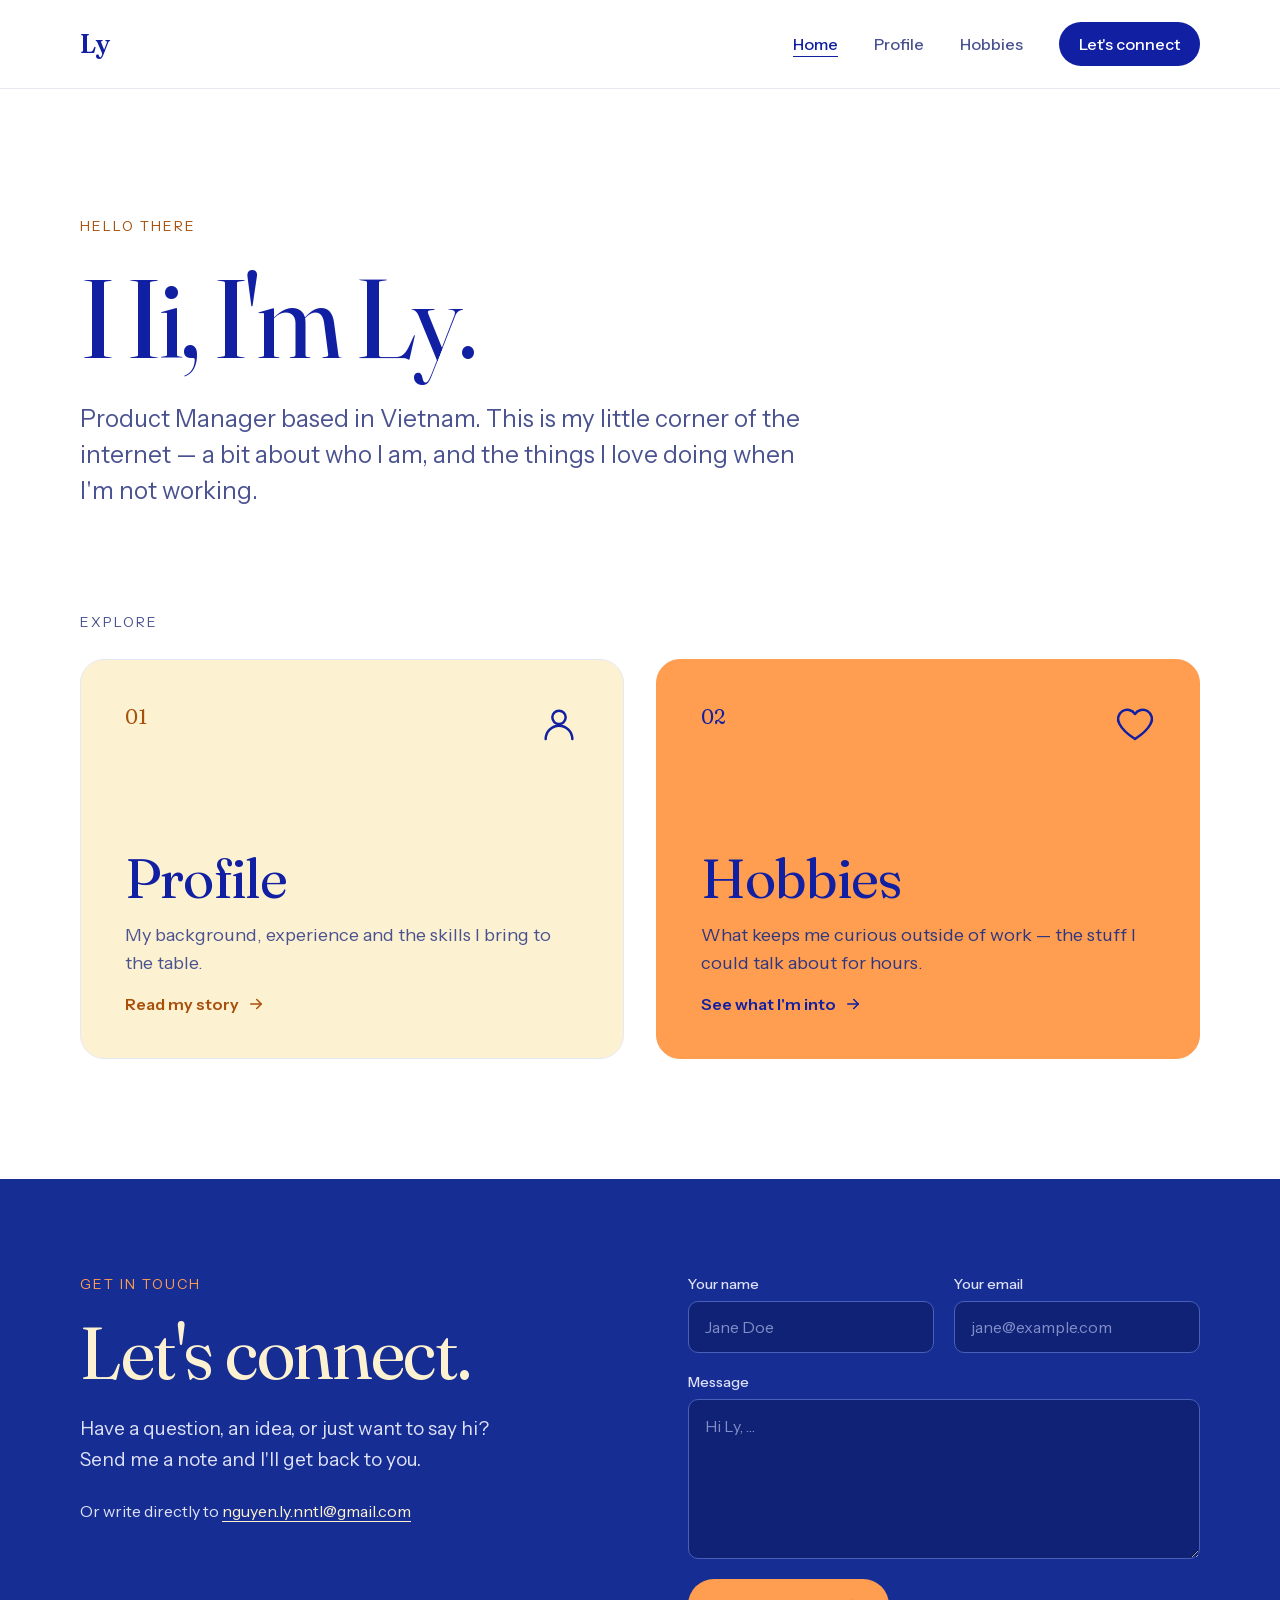
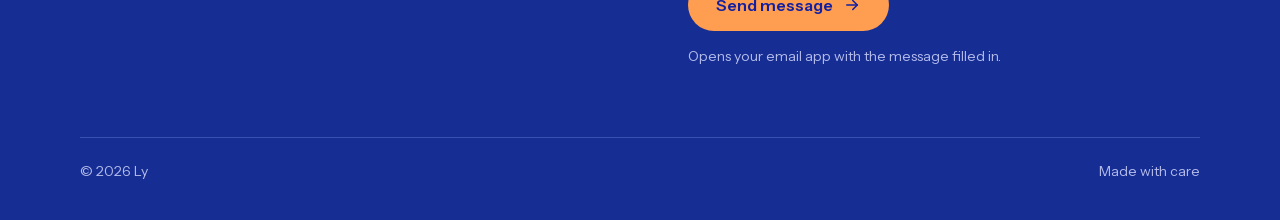
<file: index.html>
<!DOCTYPE html>
<html lang="en">
<head>
  <meta charset="utf-8">
  <meta name="viewport" content="width=device-width, initial-scale=1">
  <title>Ly — Personal Website</title>
  <meta name="description" content="Hi, I'm Ly. A bit about who I am, and the things I love doing when I'm not working.">
  <link rel="icon" href="data:image/svg+xml,<svg xmlns='http://www.w3.org/2000/svg' viewBox='0 0 64 64'><rect width='64' height='64' rx='16' fill='%23111FA2'/><text x='50%25' y='54%25' dominant-baseline='middle' text-anchor='middle' font-family='Georgia,serif' font-size='40' fill='%23FCF1D0'>L</text></svg>">
  <link rel="preload" href="fonts/fraunces-latin.woff2" as="font" type="font/woff2" crossorigin>
  <link rel="preload" href="fonts/instrument-sans-latin.woff2" as="font" type="font/woff2" crossorigin>
  <link rel="stylesheet" href="css/fonts.css">
  <link rel="stylesheet" href="css/style.css">
  <script src="js/main.js" defer></script>
</head>
<body>
  <header class="site-nav">
    <nav class="container site-nav__inner" aria-label="Main">
      <a href="index.html" class="site-nav__logo">Ly</a>
      <button class="site-nav__toggle" type="button" aria-expanded="false" aria-controls="nav-links" aria-label="Toggle menu">
        <svg width="20" height="20" viewBox="0 0 24 24" fill="none" stroke="currentColor" stroke-width="2" stroke-linecap="round" aria-hidden="true"><path d="M4 7h16M4 12h16M4 17h16"/></svg>
      </button>
      <div class="site-nav__links" id="nav-links">
        <a href="index.html" aria-current="page">Home</a>
        <a href="profile.html">Profile</a>
        <a href="hobbies.html">Hobbies</a>
        <a href="#connect" class="btn btn--nav">Let's connect</a>
      </div>
    </nav>
  </header>

  <main>
    <section class="container hero">
      <div class="eyebrow">Hello there</div>
      <h1>Hi, I'm Ly.</h1>
      <p>Product Manager based in Vietnam. This is my little corner of the internet — a bit about who I am, and the things I love doing when I'm not working.</p>
    </section>

    <section class="container explore" aria-label="Explore">
      <div class="eyebrow eyebrow--muted">Explore</div>
      <div class="explore__grid">
        <a href="profile.html" class="explore-card explore-card--cream">
          <div class="explore-card__top">
            <span class="explore-card__num">01</span>
            <svg width="40" height="40" viewBox="0 0 24 24" fill="none" stroke="currentColor" stroke-width="1.5" stroke-linecap="round" stroke-linejoin="round" aria-hidden="true"><circle cx="12" cy="8" r="4"/><path d="M4 21c0-4.4 3.6-8 8-8s8 3.6 8 8"/></svg>
          </div>
          <div class="explore-card__body">
            <h2>Profile</h2>
            <p>My background, experience and the skills I bring to the table.</p>
            <span class="explore-card__cta">Read my story <svg width="18" height="18" viewBox="0 0 24 24" fill="none" stroke="currentColor" stroke-width="2" stroke-linecap="round" stroke-linejoin="round" aria-hidden="true"><path d="M5 12h14"/><path d="M13 6l6 6-6 6"/></svg></span>
          </div>
        </a>
        <a href="hobbies.html" class="explore-card explore-card--orange">
          <div class="explore-card__top">
            <span class="explore-card__num">02</span>
            <svg width="40" height="40" viewBox="0 0 24 24" fill="none" stroke="currentColor" stroke-width="1.5" stroke-linecap="round" stroke-linejoin="round" aria-hidden="true"><path d="M12 21s-7-4.5-9.3-9A5 5 0 0 1 12 6a5 5 0 0 1 9.3 6C19 16.5 12 21 12 21z"/></svg>
          </div>
          <div class="explore-card__body">
            <h2>Hobbies</h2>
            <p>What keeps me curious outside of work — the stuff I could talk about for hours.</p>
            <span class="explore-card__cta">See what I'm into <svg width="18" height="18" viewBox="0 0 24 24" fill="none" stroke="currentColor" stroke-width="2" stroke-linecap="round" stroke-linejoin="round" aria-hidden="true"><path d="M5 12h14"/><path d="M13 6l6 6-6 6"/></svg></span>
          </div>
        </a>
      </div>
    </section>
  </main>

  <section class="connect" id="connect" aria-labelledby="connect-title">
    <div class="container connect__inner">
      <div class="connect__grid">
        <div class="connect__intro">
          <div class="eyebrow">Get in touch</div>
          <h2 id="connect-title">Let's connect.</h2>
          <p>Have a question, an idea, or just want to say hi? Send me a note and I'll get back to you.</p>
          <p class="connect__direct">Or write directly to <a href="mailto:nguyen.ly.nntl@gmail.com" data-email>nguyen.ly.nntl@gmail.com</a></p>
        </div>
        <form class="connect-form">
          <div class="connect-form__row">
            <div class="field">
              <label for="c-name">Your name</label>
              <input id="c-name" name="name" type="text" placeholder="Jane Doe" autocomplete="name">
            </div>
            <div class="field">
              <label for="c-email">Your email</label>
              <input id="c-email" name="email" type="email" placeholder="jane@example.com" autocomplete="email">
            </div>
          </div>
          <div class="field">
            <label for="c-msg">Message</label>
            <textarea id="c-msg" name="message" placeholder="Hi Ly, …"></textarea>
          </div>
          <div class="connect-form__actions">
            <button type="submit" class="btn btn--send">Send message
              <svg width="18" height="18" viewBox="0 0 24 24" fill="none" stroke="currentColor" stroke-width="2" stroke-linecap="round" stroke-linejoin="round" aria-hidden="true"><path d="M5 12h14"/><path d="M13 6l6 6-6 6"/></svg>
            </button>
            <span class="connect-form__hint">Opens your email app with the message filled in.</span>
          </div>
        </form>
      </div>
      <footer class="site-footer">
        <span>© <span data-year>2026</span> Ly</span>
        <span>Made with care</span>
      </footer>
    </div>
  </section>
</body>
</html>
</file>
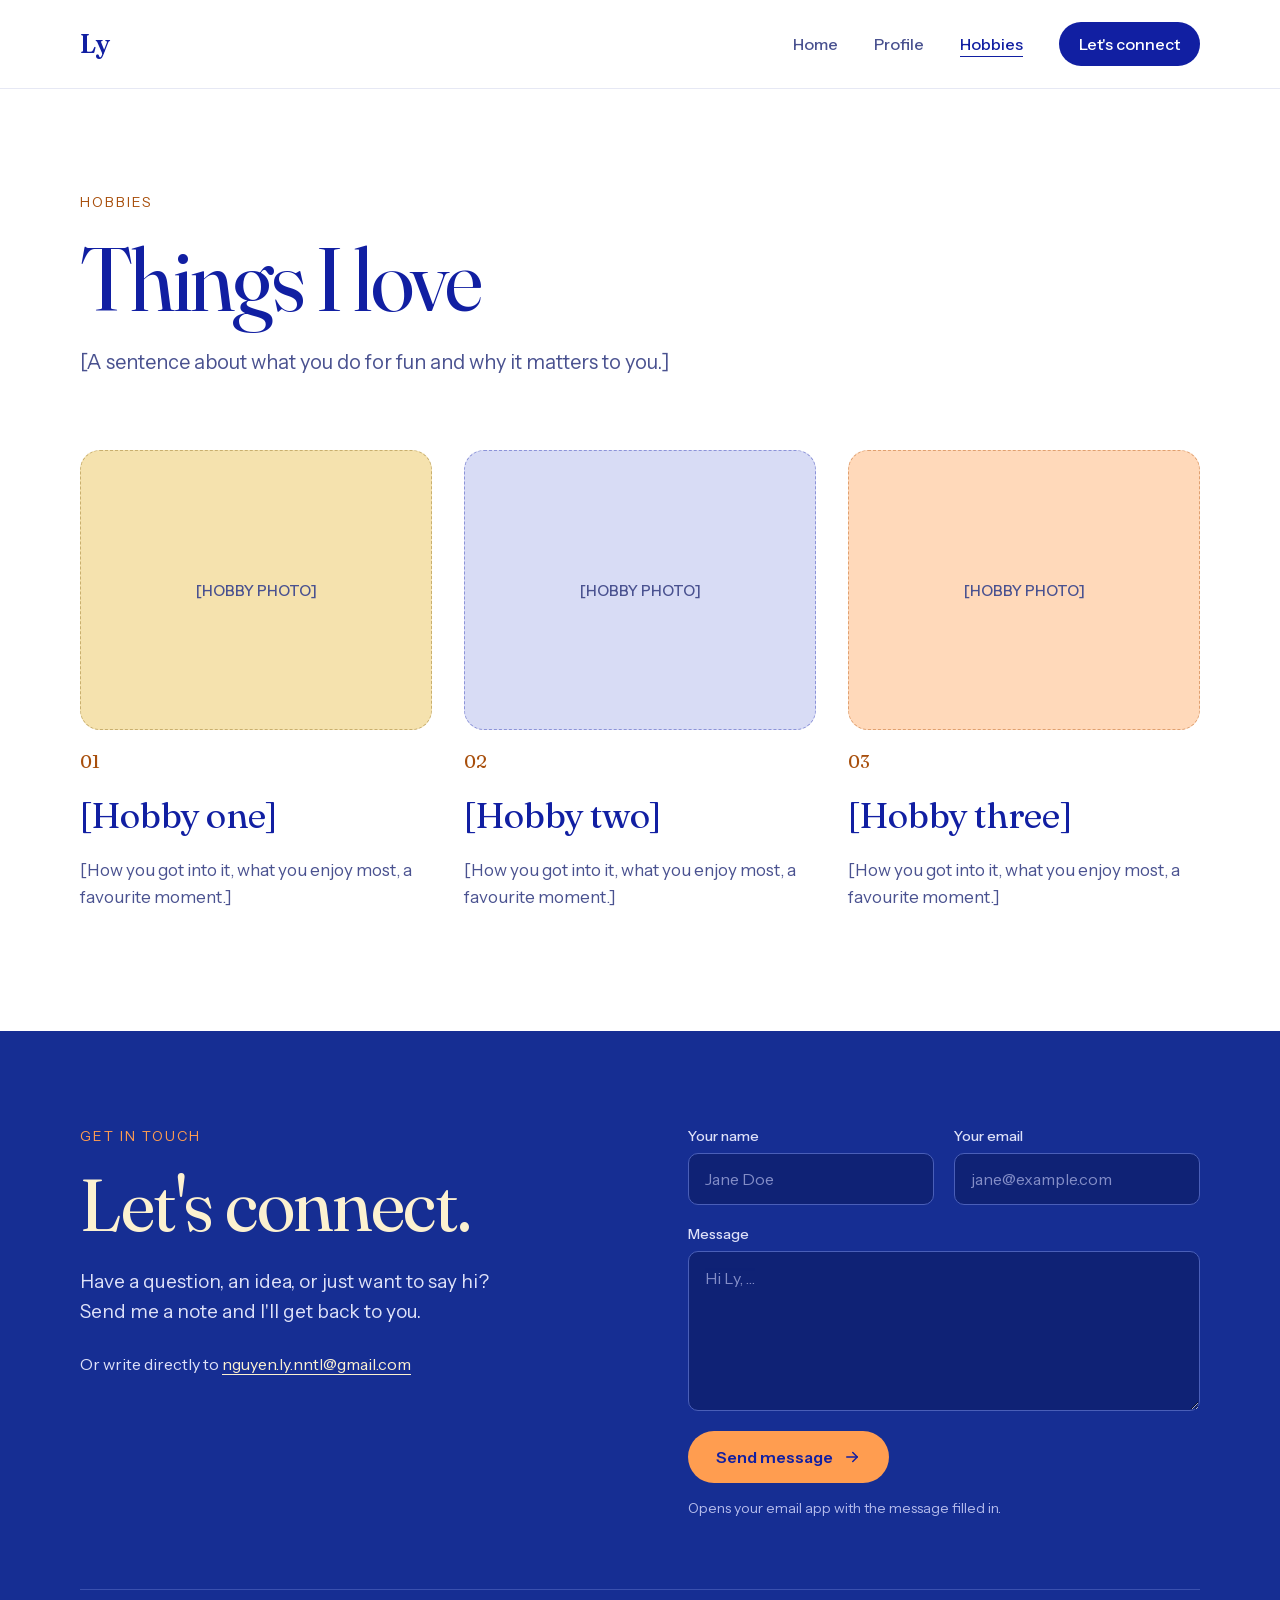
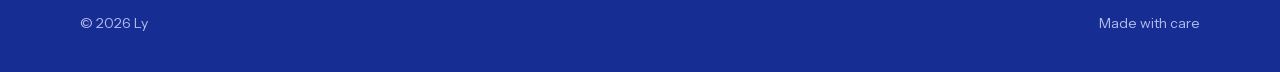
<file: hobbies.html>
<!DOCTYPE html>
<html lang="en">
<head>
  <meta charset="utf-8">
  <meta name="viewport" content="width=device-width, initial-scale=1">
  <title>Hobbies — Ly</title>
  <meta name="description" content="Things Ly loves doing outside of work.">
  <link rel="icon" href="data:image/svg+xml,<svg xmlns='http://www.w3.org/2000/svg' viewBox='0 0 64 64'><rect width='64' height='64' rx='16' fill='%23111FA2'/><text x='50%25' y='54%25' dominant-baseline='middle' text-anchor='middle' font-family='Georgia,serif' font-size='40' fill='%23FCF1D0'>L</text></svg>">
  <link rel="preload" href="fonts/fraunces-latin.woff2" as="font" type="font/woff2" crossorigin>
  <link rel="preload" href="fonts/instrument-sans-latin.woff2" as="font" type="font/woff2" crossorigin>
  <link rel="stylesheet" href="css/fonts.css">
  <link rel="stylesheet" href="css/style.css">
  <script src="js/main.js" defer></script>
</head>
<body>
  <header class="site-nav">
    <nav class="container site-nav__inner" aria-label="Main">
      <a href="index.html" class="site-nav__logo">Ly</a>
      <button class="site-nav__toggle" type="button" aria-expanded="false" aria-controls="nav-links" aria-label="Toggle menu">
        <svg width="20" height="20" viewBox="0 0 24 24" fill="none" stroke="currentColor" stroke-width="2" stroke-linecap="round" aria-hidden="true"><path d="M4 7h16M4 12h16M4 17h16"/></svg>
      </button>
      <div class="site-nav__links" id="nav-links">
        <a href="index.html">Home</a>
        <a href="profile.html">Profile</a>
        <a href="hobbies.html" aria-current="page">Hobbies</a>
        <a href="#connect" class="btn btn--nav">Let's connect</a>
      </div>
    </nav>
  </header>

  <main>
    <section class="container page-header page-header--hobbies">
      <div class="eyebrow">Hobbies</div>
      <h1>Things I love</h1>
      <p class="page-header__lead">[A sentence about what you do for fun and why it matters to you.]</p>
    </section>

    <section class="container hobbies" aria-label="Hobbies">
      <div class="hobbies__grid">
        <article class="hobby">
          <div class="photo hobby__photo photo--sand">[HOBBY PHOTO]</div>
          <span class="hobby__num">01</span>
          <h2>[Hobby one]</h2>
          <p>[How you got into it, what you enjoy most, a favourite moment.]</p>
        </article>
        <article class="hobby">
          <div class="photo hobby__photo photo--lavender">[HOBBY PHOTO]</div>
          <span class="hobby__num">02</span>
          <h2>[Hobby two]</h2>
          <p>[How you got into it, what you enjoy most, a favourite moment.]</p>
        </article>
        <article class="hobby">
          <div class="photo hobby__photo photo--peach">[HOBBY PHOTO]</div>
          <span class="hobby__num">03</span>
          <h2>[Hobby three]</h2>
          <p>[How you got into it, what you enjoy most, a favourite moment.]</p>
        </article>
      </div>
    </section>
  </main>

  <section class="connect" id="connect" aria-labelledby="connect-title">
    <div class="container connect__inner">
      <div class="connect__grid">
        <div class="connect__intro">
          <div class="eyebrow">Get in touch</div>
          <h2 id="connect-title">Let's connect.</h2>
          <p>Have a question, an idea, or just want to say hi? Send me a note and I'll get back to you.</p>
          <p class="connect__direct">Or write directly to <a href="mailto:nguyen.ly.nntl@gmail.com" data-email>nguyen.ly.nntl@gmail.com</a></p>
        </div>
        <form class="connect-form">
          <div class="connect-form__row">
            <div class="field">
              <label for="c-name">Your name</label>
              <input id="c-name" name="name" type="text" placeholder="Jane Doe" autocomplete="name">
            </div>
            <div class="field">
              <label for="c-email">Your email</label>
              <input id="c-email" name="email" type="email" placeholder="jane@example.com" autocomplete="email">
            </div>
          </div>
          <div class="field">
            <label for="c-msg">Message</label>
            <textarea id="c-msg" name="message" placeholder="Hi Ly, …"></textarea>
          </div>
          <div class="connect-form__actions">
            <button type="submit" class="btn btn--send">Send message
              <svg width="18" height="18" viewBox="0 0 24 24" fill="none" stroke="currentColor" stroke-width="2" stroke-linecap="round" stroke-linejoin="round" aria-hidden="true"><path d="M5 12h14"/><path d="M13 6l6 6-6 6"/></svg>
            </button>
            <span class="connect-form__hint">Opens your email app with the message filled in.</span>
          </div>
        </form>
      </div>
      <footer class="site-footer">
        <span>© <span data-year>2026</span> Ly</span>
        <span>Made with care</span>
      </footer>
    </div>
  </section>
</body>
</html>
</file>
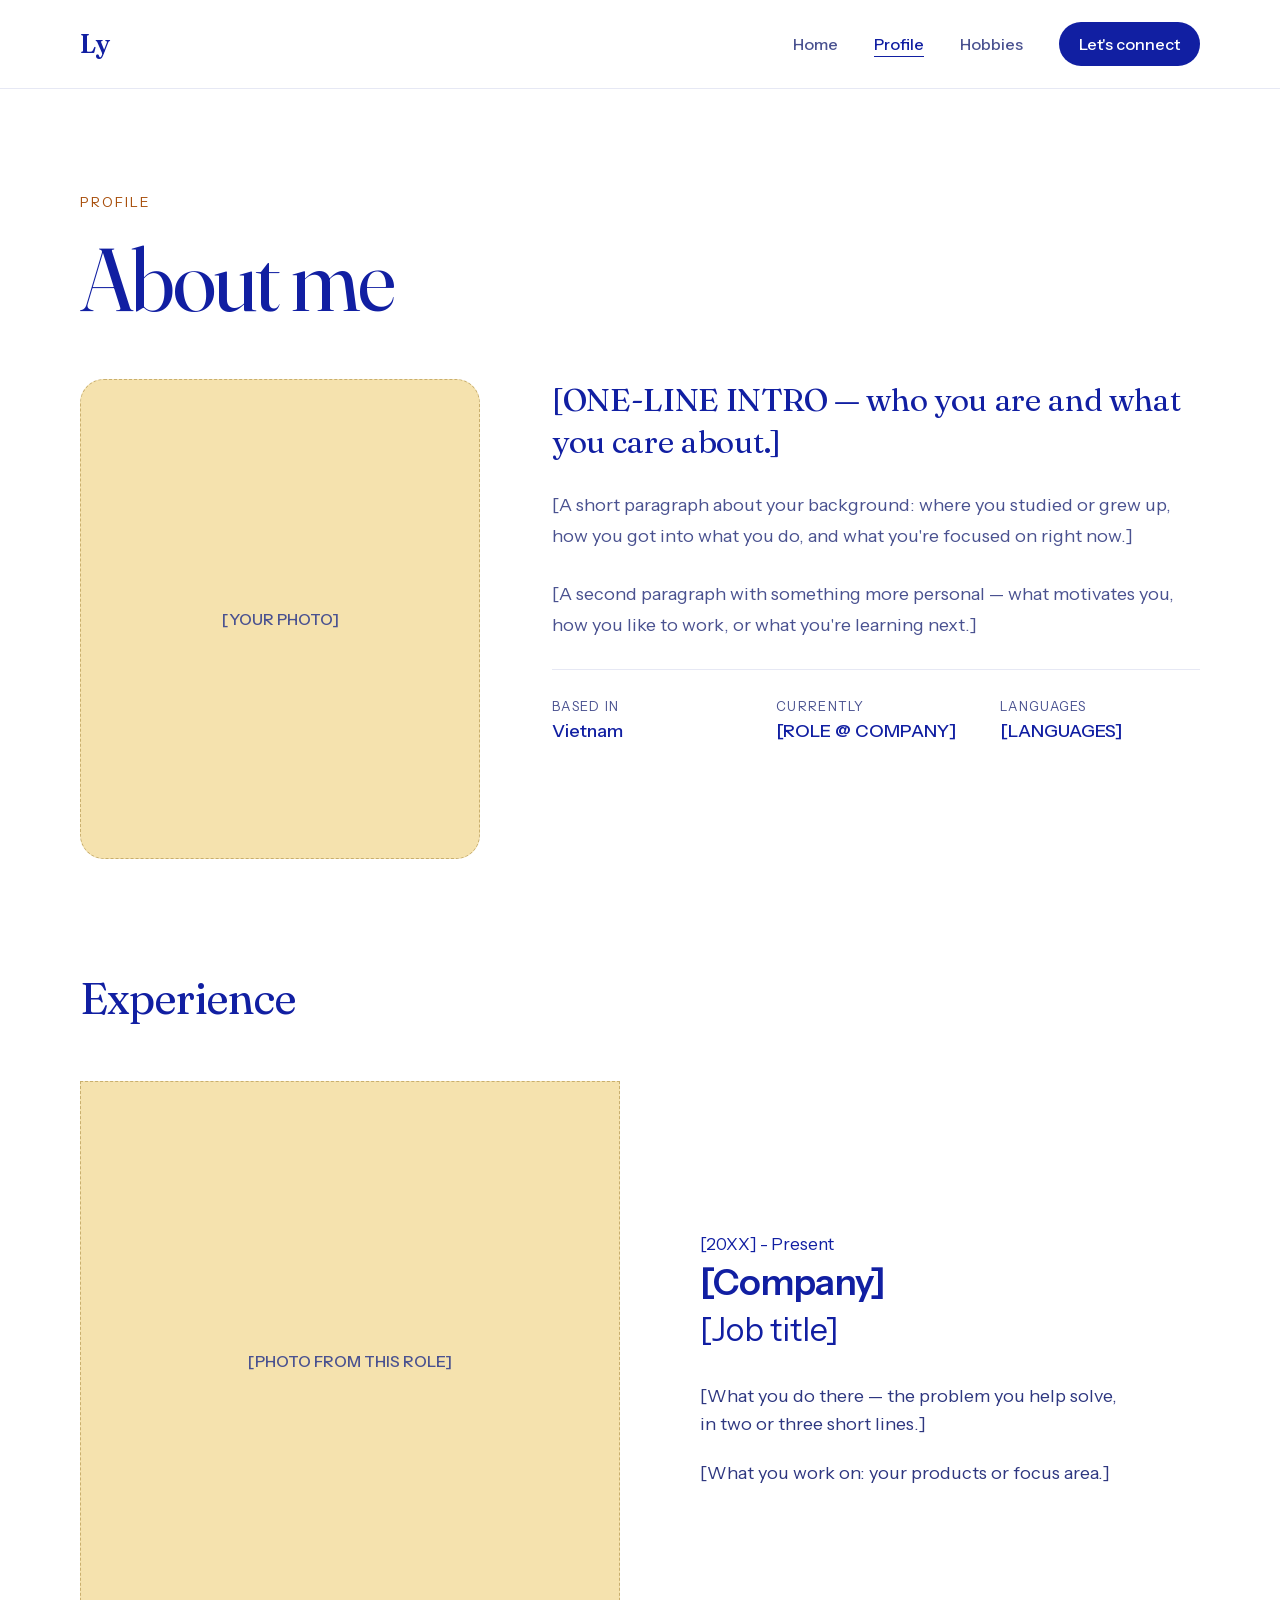
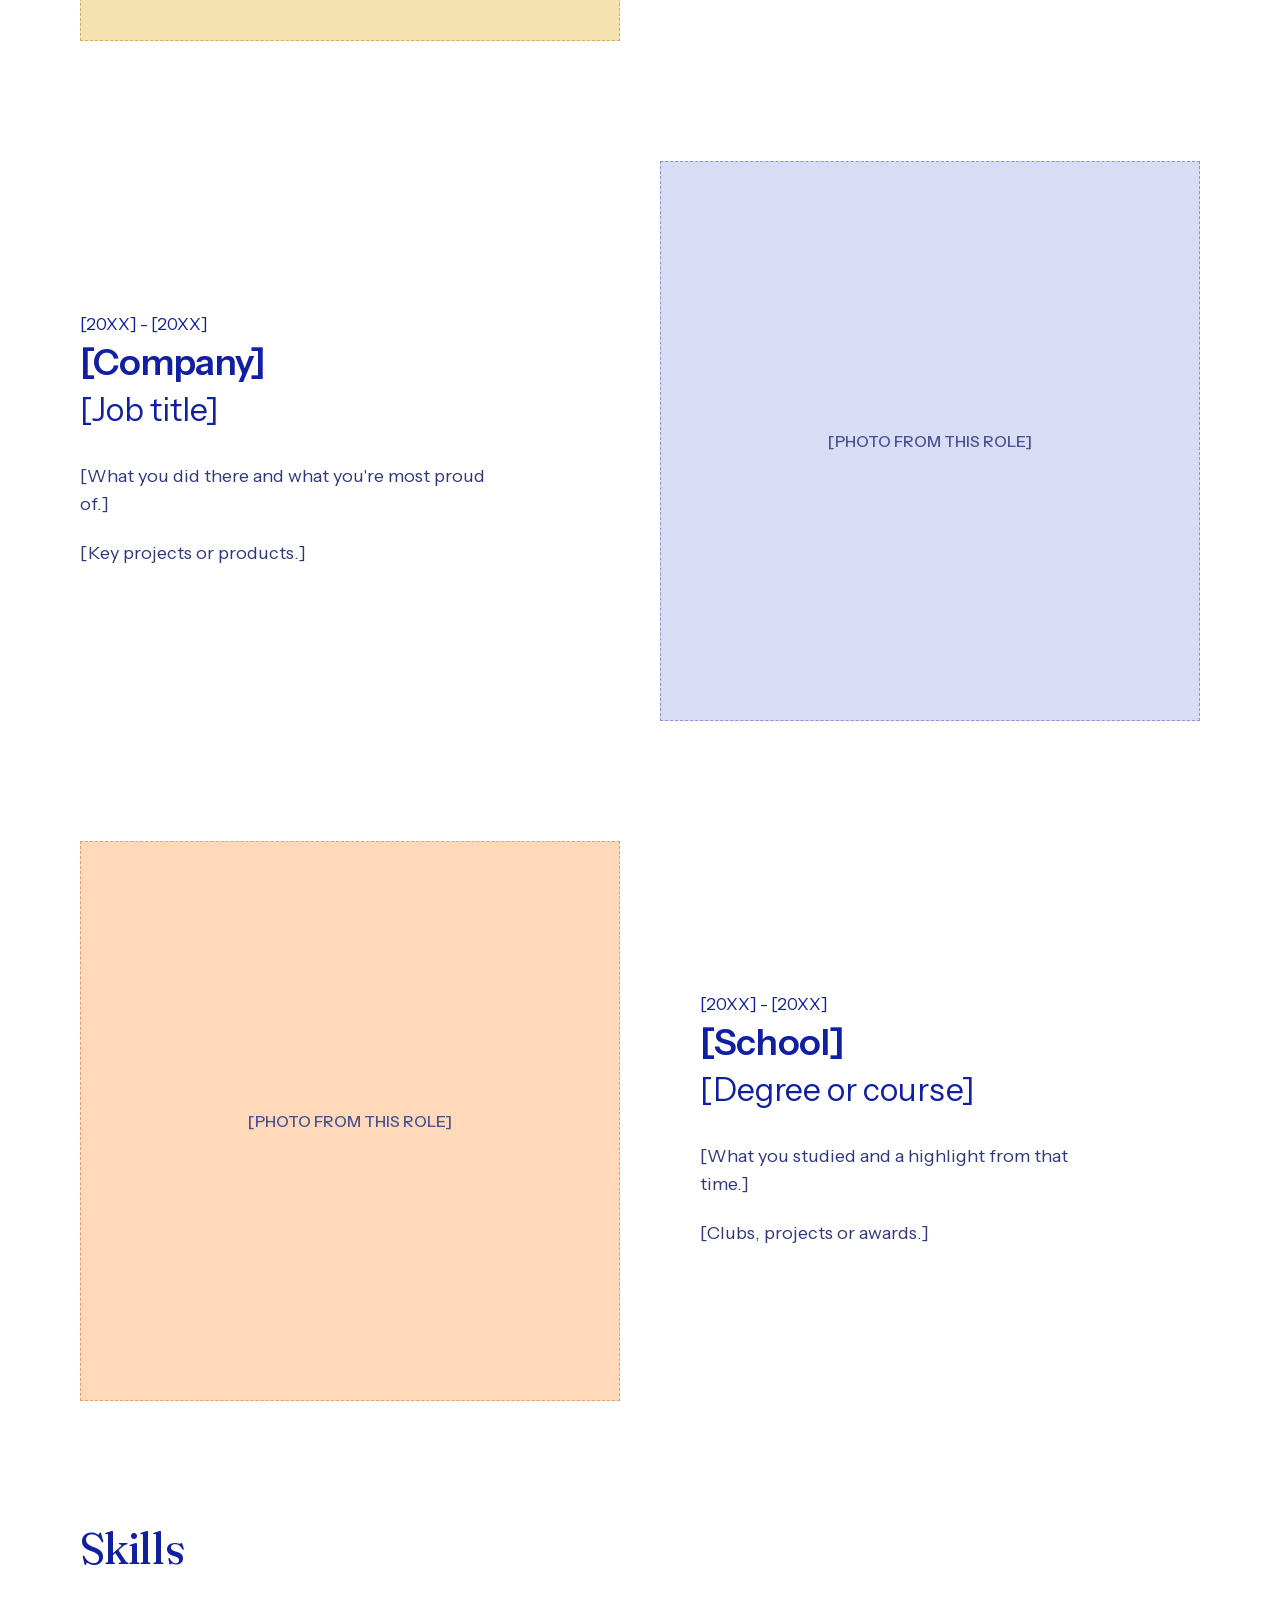
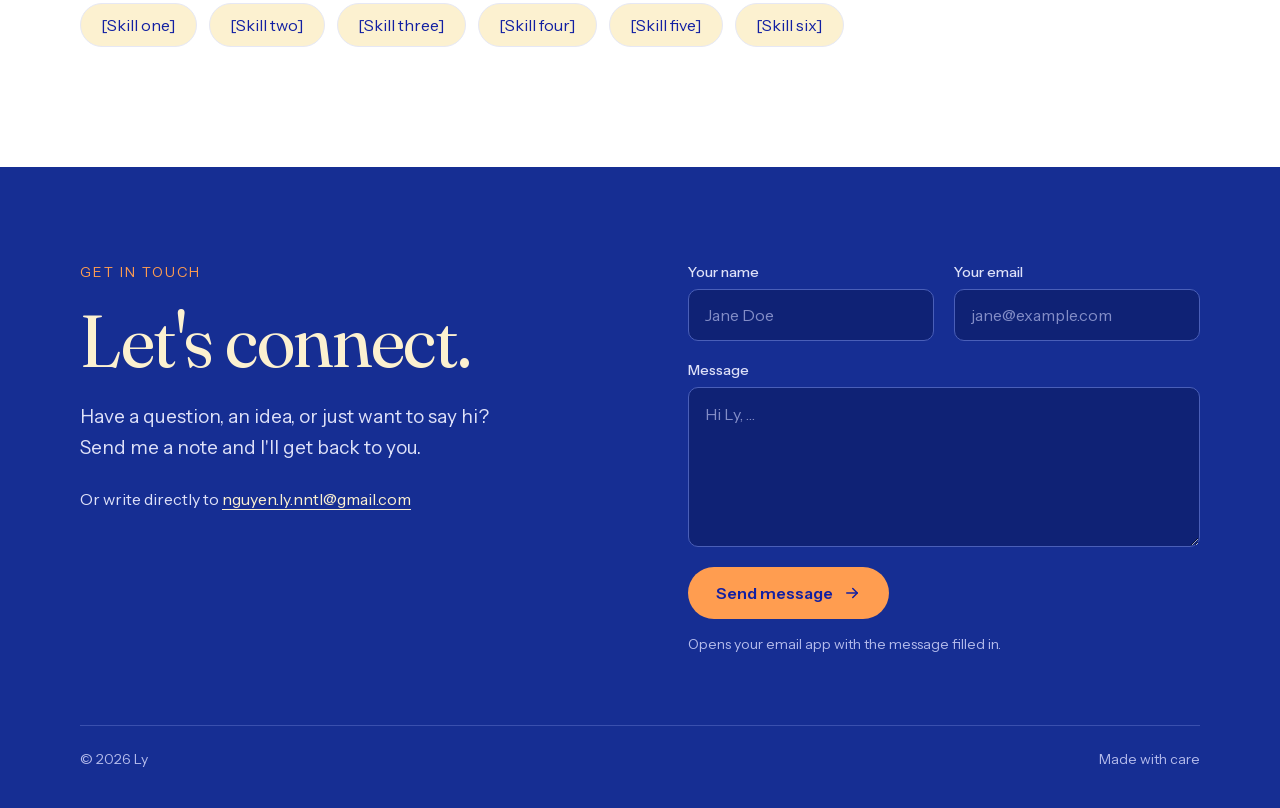
<file: profile.html>
<!DOCTYPE html>
<html lang="en">
<head>
  <meta charset="utf-8">
  <meta name="viewport" content="width=device-width, initial-scale=1">
  <title>Profile — Ly</title>
  <meta name="description" content="About Ly: background, experience and skills.">
  <link rel="icon" href="data:image/svg+xml,<svg xmlns='http://www.w3.org/2000/svg' viewBox='0 0 64 64'><rect width='64' height='64' rx='16' fill='%23111FA2'/><text x='50%25' y='54%25' dominant-baseline='middle' text-anchor='middle' font-family='Georgia,serif' font-size='40' fill='%23FCF1D0'>L</text></svg>">
  <link rel="preload" href="fonts/fraunces-latin.woff2" as="font" type="font/woff2" crossorigin>
  <link rel="preload" href="fonts/instrument-sans-latin.woff2" as="font" type="font/woff2" crossorigin>
  <link rel="stylesheet" href="css/fonts.css">
  <link rel="stylesheet" href="css/style.css">
  <script src="js/main.js" defer></script>
</head>
<body>
  <header class="site-nav">
    <nav class="container site-nav__inner" aria-label="Main">
      <a href="index.html" class="site-nav__logo">Ly</a>
      <button class="site-nav__toggle" type="button" aria-expanded="false" aria-controls="nav-links" aria-label="Toggle menu">
        <svg width="20" height="20" viewBox="0 0 24 24" fill="none" stroke="currentColor" stroke-width="2" stroke-linecap="round" aria-hidden="true"><path d="M4 7h16M4 12h16M4 17h16"/></svg>
      </button>
      <div class="site-nav__links" id="nav-links">
        <a href="index.html">Home</a>
        <a href="profile.html" aria-current="page">Profile</a>
        <a href="hobbies.html">Hobbies</a>
        <a href="#connect" class="btn btn--nav">Let's connect</a>
      </div>
    </nav>
  </header>

  <main>
    <section class="container page-header">
      <div class="eyebrow">Profile</div>
      <h1>About me</h1>
    </section>

    <section class="container about" aria-label="About">
      <!-- Replace with: <div class="photo about__photo photo--sand"><img src="images/me.jpg" alt="Portrait of Ly"></div> -->
      <div class="photo about__photo photo--sand">[YOUR PHOTO]</div>
      <div class="about__text">
        <p class="about__intro">[ONE-LINE INTRO — who you are and what you care about.]</p>
        <p>[A short paragraph about your background: where you studied or grew up, how you got into what you do, and what you're focused on right now.]</p>
        <p>[A second paragraph with something more personal — what motivates you, how you like to work, or what you're learning next.]</p>
        <dl class="facts">
          <div><dt>Based in</dt><dd>Vietnam</dd></div>
          <div><dt>Currently</dt><dd>[ROLE @ COMPANY]</dd></div>
          <div><dt>Languages</dt><dd>[LANGUAGES]</dd></div>
        </dl>
      </div>
    </section>

    <section class="container experience" aria-labelledby="experience-title">
      <h2 class="section-title" id="experience-title">Experience</h2>
      <div class="experience__list">
        <article class="role">
          <!-- Replace with: <div class="photo role__photo photo--sand"><img src="images/..." alt="..."></div> -->
          <div class="photo role__photo photo--sand">[PHOTO FROM THIS ROLE]</div>
          <div class="role__text">
            <div class="role__head">
              <span class="role__dates">[20XX] - Present</span>
              <h3>[Company]</h3>
              <span class="role__title">[Job title]</span>
            </div>
            <div class="role__desc">
              <p>[What you do there — the problem you help solve, in two or three short lines.]</p>
              <p>[What you work on: your products or focus area.]</p>
            </div>
          </div>
        </article>
        <article class="role role--reverse">
          <!-- Replace with: <div class="photo role__photo photo--lavender"><img src="images/..." alt="..."></div> -->
          <div class="photo role__photo photo--lavender">[PHOTO FROM THIS ROLE]</div>
          <div class="role__text">
            <div class="role__head">
              <span class="role__dates">[20XX] - [20XX]</span>
              <h3>[Company]</h3>
              <span class="role__title">[Job title]</span>
            </div>
            <div class="role__desc">
              <p>[What you did there and what you're most proud of.]</p>
              <p>[Key projects or products.]</p>
            </div>
          </div>
        </article>
        <article class="role">
          <!-- Replace with: <div class="photo role__photo photo--peach"><img src="images/..." alt="..."></div> -->
          <div class="photo role__photo photo--peach">[PHOTO FROM THIS ROLE]</div>
          <div class="role__text">
            <div class="role__head">
              <span class="role__dates">[20XX] - [20XX]</span>
              <h3>[School]</h3>
              <span class="role__title">[Degree or course]</span>
            </div>
            <div class="role__desc">
              <p>[What you studied and a highlight from that time.]</p>
              <p>[Clubs, projects or awards.]</p>
            </div>
          </div>
        </article>
      </div>
    </section>

    <section class="container skills" aria-labelledby="skills-title">
      <h2 class="section-title" id="skills-title">Skills</h2>
      <ul class="skills__list">
        <li>[Skill one]</li>
        <li>[Skill two]</li>
        <li>[Skill three]</li>
        <li>[Skill four]</li>
        <li>[Skill five]</li>
        <li>[Skill six]</li>
      </ul>
    </section>
  </main>

  <section class="connect" id="connect" aria-labelledby="connect-title">
    <div class="container connect__inner">
      <div class="connect__grid">
        <div class="connect__intro">
          <div class="eyebrow">Get in touch</div>
          <h2 id="connect-title">Let's connect.</h2>
          <p>Have a question, an idea, or just want to say hi? Send me a note and I'll get back to you.</p>
          <p class="connect__direct">Or write directly to <a href="mailto:nguyen.ly.nntl@gmail.com" data-email>nguyen.ly.nntl@gmail.com</a></p>
        </div>
        <form class="connect-form">
          <div class="connect-form__row">
            <div class="field">
              <label for="c-name">Your name</label>
              <input id="c-name" name="name" type="text" placeholder="Jane Doe" autocomplete="name">
            </div>
            <div class="field">
              <label for="c-email">Your email</label>
              <input id="c-email" name="email" type="email" placeholder="jane@example.com" autocomplete="email">
            </div>
          </div>
          <div class="field">
            <label for="c-msg">Message</label>
            <textarea id="c-msg" name="message" placeholder="Hi Ly, …"></textarea>
          </div>
          <div class="connect-form__actions">
            <button type="submit" class="btn btn--send">Send message
              <svg width="18" height="18" viewBox="0 0 24 24" fill="none" stroke="currentColor" stroke-width="2" stroke-linecap="round" stroke-linejoin="round" aria-hidden="true"><path d="M5 12h14"/><path d="M13 6l6 6-6 6"/></svg>
            </button>
            <span class="connect-form__hint">Opens your email app with the message filled in.</span>
          </div>
        </form>
      </div>
      <footer class="site-footer">
        <span>© <span data-year>2026</span> Ly</span>
        <span>Made with care</span>
      </footer>
    </div>
  </section>
</body>
</html>
</file>
<file: css/fonts.css>
/* Self-hosted variable fonts (SIL Open Font License), extracted from the design export */
@font-face {
  font-family: 'Fraunces';
  font-style: normal;
  font-weight: 400 600;
  font-display: swap;
  src: url('../fonts/fraunces-vietnamese.woff2') format('woff2');
  unicode-range: U+0102-0103, U+0110-0111, U+0128-0129, U+0168-0169, U+01A0-01A1, U+01AF-01B0, U+0300-0301, U+0303-0304, U+0308-0309, U+0323, U+0329, U+1EA0-1EF9, U+20AB;
}
@font-face {
  font-family: 'Fraunces';
  font-style: normal;
  font-weight: 400 600;
  font-display: swap;
  src: url('../fonts/fraunces-latin-ext.woff2') format('woff2');
  unicode-range: U+0100-02BA, U+02BD-02C5, U+02C7-02CC, U+02CE-02D7, U+02DD-02FF, U+0304, U+0308, U+0329, U+1D00-1DBF, U+1E00-1E9F, U+1EF2-1EFF, U+2020, U+20A0-20AB, U+20AD-20C0, U+2113, U+2C60-2C7F, U+A720-A7FF;
}
@font-face {
  font-family: 'Fraunces';
  font-style: normal;
  font-weight: 400 600;
  font-display: swap;
  src: url('../fonts/fraunces-latin.woff2') format('woff2');
  unicode-range: U+0000-00FF, U+0131, U+0152-0153, U+02BB-02BC, U+02C6, U+02DA, U+02DC, U+0304, U+0308, U+0329, U+2000-206F, U+20AC, U+2122, U+2191, U+2193, U+2212, U+2215, U+FEFF, U+FFFD;
}
@font-face {
  font-family: 'Instrument Sans';
  font-style: normal;
  font-weight: 400 600;
  font-display: swap;
  src: url('../fonts/instrument-sans-latin-ext.woff2') format('woff2');
  unicode-range: U+0100-02BA, U+02BD-02C5, U+02C7-02CC, U+02CE-02D7, U+02DD-02FF, U+0304, U+0308, U+0329, U+1D00-1DBF, U+1E00-1E9F, U+1EF2-1EFF, U+2020, U+20A0-20AB, U+20AD-20C0, U+2113, U+2C60-2C7F, U+A720-A7FF;
}
@font-face {
  font-family: 'Instrument Sans';
  font-style: normal;
  font-weight: 400 600;
  font-display: swap;
  src: url('../fonts/instrument-sans-latin.woff2') format('woff2');
  unicode-range: U+0000-00FF, U+0131, U+0152-0153, U+02BB-02BC, U+02C6, U+02DA, U+02DC, U+0304, U+0308, U+0329, U+2000-206F, U+20AC, U+2122, U+2191, U+2193, U+2212, U+2215, U+FEFF, U+FFFD;
}
</file>
<file: css/style.css>
/* ==========================================================
   Ly — Personal Website
   Design tokens taken from design/Lei — Personal Website.html
   ========================================================== */

:root {
  /* Colors */
  --navy: #111FA2;
  --navy-deep: #162E93;
  --navy-input: #0F2275;
  --ink-2: #2E3780;
  --muted: #4A5290;
  --line: #E6E8F4;
  --rust: #A84F0C;
  --orange: #FF9D50;
  --cream: #FCF1D0;
  --sand: #F5E2AE;
  --sand-line: #C9AF6E;
  --lavender: #D8DCF5;
  --lavender-line: #8C93D8;
  --peach: #FFD9BA;
  --peach-line: #E0A070;
  --white: #FFFFFF;

  /* Footer / connect tones */
  --connect-text: #DEE1F8;
  --connect-muted: #B4BBEB;
  --connect-border: #4A5FB8;
  --connect-rule: #3A50AE;

  /* Type */
  --serif: 'Fraunces', Georgia, serif;
  --sans: 'Instrument Sans', system-ui, -apple-system, 'Segoe UI', sans-serif;

  /* Layout */
  --max: 1280px;
  --gutter: 80px;
}

*,
*::before,
*::after { box-sizing: border-box; }

html { scroll-behavior: smooth; }

body {
  margin: 0;
  font-family: var(--sans);
  background: var(--white);
  color: var(--navy);
  -webkit-font-smoothing: antialiased;
}

img { display: block; max-width: 100%; }

a { color: var(--rust); }
a:hover { color: var(--navy); }

:focus-visible {
  outline: 2px solid var(--orange);
  outline-offset: 3px;
}

.container {
  width: 100%;
  max-width: var(--max);
  margin: 0 auto;
  padding-left: var(--gutter);
  padding-right: var(--gutter);
}

.eyebrow {
  font-size: 14px;
  letter-spacing: 0.14em;
  text-transform: uppercase;
  color: var(--rust);
}

.eyebrow--muted { color: var(--muted); }

.serif { font-family: var(--serif); }

/* ---------- Nav ---------- */

.site-nav {
  border-bottom: 1px solid var(--line);
  background: var(--white);
  position: sticky;
  top: 0;
  z-index: 10;
}

.site-nav__inner {
  height: 88px;
  display: flex;
  align-items: center;
  justify-content: space-between;
}

.site-nav__logo {
  font-family: var(--serif);
  font-size: 26px;
  font-weight: 600;
  color: var(--navy);
  text-decoration: none;
}

.site-nav__logo:hover { color: var(--navy); }

.site-nav__links {
  display: flex;
  align-items: center;
  gap: 36px;
  font-size: 16px;
  font-weight: 500;
}

.site-nav__links a {
  color: var(--muted);
  text-decoration: none;
}

.site-nav__links a:hover { color: var(--navy); }

.site-nav__links a[aria-current="page"] {
  color: var(--navy);
  text-decoration: underline;
  text-underline-offset: 6px;
}

.btn {
  display: inline-flex;
  align-items: center;
  gap: 10px;
  border-radius: 999px;
  font-weight: 600;
  text-decoration: none;
  transition: transform 0.15s ease, background-color 0.15s ease;
}

.btn:hover { transform: translateY(-1px); }

.site-nav__links .btn--nav {
  height: 44px;
  padding: 0 20px;
  background: var(--navy);
  color: var(--white);
  font-weight: 500;
}

.site-nav__links .btn--nav:hover { color: var(--white); background: var(--navy-deep); }

.site-nav__toggle {
  display: none;
  width: 44px;
  height: 44px;
  border: 1px solid var(--line);
  border-radius: 999px;
  background: var(--white);
  color: var(--navy);
  cursor: pointer;
  align-items: center;
  justify-content: center;
}

/* ---------- Page header ---------- */

.page-header {
  padding-top: 104px;
  padding-bottom: 56px;
  display: flex;
  flex-direction: column;
  gap: 24px;
}

.page-header h1 {
  margin: 0;
  font-family: var(--serif);
  font-weight: 400;
  font-size: 88px;
  line-height: 1;
  letter-spacing: -0.03em;
}

.page-header__lead {
  margin: 0;
  max-width: 640px;
  font-size: 20px;
  line-height: 1.55;
  color: var(--muted);
}

/* ---------- Home ---------- */

.hero {
  padding-top: 128px;
  padding-bottom: 104px;
  display: flex;
  flex-direction: column;
  gap: 28px;
}

.hero h1 {
  margin: 0;
  font-family: var(--serif);
  font-weight: 400;
  font-size: 112px;
  line-height: 0.98;
  letter-spacing: -0.03em;
}

.hero p {
  margin: 0;
  max-width: 720px;
  font-size: 24px;
  line-height: 1.5;
  color: var(--muted);
}

.explore {
  padding-bottom: 120px;
  display: flex;
  flex-direction: column;
  gap: 28px;
}

.explore__grid {
  display: grid;
  grid-template-columns: repeat(2, minmax(0, 1fr));
  gap: 32px;
}

.explore-card {
  min-height: 400px;
  padding: 44px;
  border-radius: 24px;
  color: var(--navy);
  text-decoration: none;
  display: flex;
  flex-direction: column;
  justify-content: space-between;
  gap: 40px;
  transition: transform 0.2s ease, box-shadow 0.2s ease;
}

.explore-card:hover {
  color: var(--navy);
  transform: translateY(-4px);
  box-shadow: 0 16px 40px -20px rgba(17, 31, 162, 0.35);
}

.explore-card--cream { background: var(--cream); border: 1px solid var(--line); }
.explore-card--orange { background: var(--orange); border: 1px solid var(--orange); }

.explore-card__top {
  display: flex;
  justify-content: space-between;
  align-items: flex-start;
}

.explore-card__num {
  font-family: var(--serif);
  font-size: 20px;
  color: var(--rust);
}

.explore-card--orange .explore-card__num { color: var(--navy); }

.explore-card__body {
  display: flex;
  flex-direction: column;
  gap: 16px;
}

.explore-card h2 {
  margin: 0;
  font-family: var(--serif);
  font-weight: 400;
  font-size: 56px;
  line-height: 1;
  letter-spacing: -0.02em;
}

.explore-card p {
  margin: 0;
  font-size: 18px;
  line-height: 1.55;
  color: var(--muted);
}

.explore-card--orange p { color: var(--ink-2); }

.explore-card__cta {
  display: inline-flex;
  align-items: center;
  gap: 8px;
  font-weight: 600;
  font-size: 16px;
  color: var(--rust);
}

.explore-card--orange .explore-card__cta { color: var(--navy); }

.explore-card__cta svg { transition: transform 0.2s ease; }
.explore-card:hover .explore-card__cta svg { transform: translateX(4px); }

/* ---------- Photo placeholders ---------- */

.photo {
  box-sizing: border-box;
  display: flex;
  align-items: center;
  justify-content: center;
  overflow: hidden;
  font-size: 16px;
  font-weight: 500;
  color: var(--muted);
  text-align: center;
}

.photo img {
  width: 100%;
  height: 100%;
  object-fit: cover;
}

/* Dashed border only while it's still a placeholder */
.photo:not(:has(img)) { border: 1px dashed var(--sand-line); }

.photo--sand { background: var(--sand); }
.photo--lavender { background: var(--lavender); }
.photo--lavender:not(:has(img)) { border-color: var(--lavender-line); }
.photo--peach { background: var(--peach); }
.photo--peach:not(:has(img)) { border-color: var(--peach-line); }

/* ---------- Profile ---------- */

.about {
  padding-bottom: 112px;
  display: flex;
  gap: 72px;
  align-items: flex-start;
}

.about__photo {
  width: 400px;
  height: 480px;
  flex-shrink: 0;
  border-radius: 24px;
}

.about__text {
  flex-grow: 1;
  display: flex;
  flex-direction: column;
  gap: 28px;
}

.about__intro {
  margin: 0;
  font-family: var(--serif);
  font-size: 32px;
  line-height: 1.3;
  letter-spacing: -0.01em;
}

.about__text > p:not(.about__intro) {
  margin: 0;
  font-size: 18px;
  line-height: 1.7;
  color: var(--muted);
}

.facts {
  display: grid;
  grid-template-columns: repeat(3, minmax(0, 1fr));
  gap: 24px;
  padding-top: 28px;
  border-top: 1px solid var(--line);
  margin: 0;
}

.facts div {
  display: flex;
  flex-direction: column;
  gap: 6px;
}

.facts dt {
  font-size: 13px;
  letter-spacing: 0.1em;
  text-transform: uppercase;
  color: var(--muted);
}

.facts dd {
  margin: 0;
  font-size: 18px;
  font-weight: 500;
}

.section-title {
  margin: 0;
  font-family: var(--serif);
  font-weight: 400;
  font-size: 44px;
  letter-spacing: -0.02em;
}

.experience {
  padding-bottom: 120px;
  display: flex;
  flex-direction: column;
  gap: 56px;
}

.experience__list {
  display: flex;
  flex-direction: column;
  gap: 120px;
}

.role {
  display: flex;
  align-items: center;
  gap: 80px;
}

.role--reverse { flex-direction: row-reverse; }

.role__photo {
  width: 540px;
  height: 560px;
  flex-shrink: 0;
}

.role__text {
  flex-grow: 1;
  display: flex;
  flex-direction: column;
  gap: 32px;
}

.role__head {
  display: flex;
  flex-direction: column;
  gap: 8px;
}

.role__dates { font-size: 17px; }

.role h3 {
  margin: 0;
  font-size: 36px;
  font-weight: 600;
  line-height: 1.15;
  letter-spacing: -0.01em;
}

.role__title {
  font-size: 32px;
  font-weight: 400;
  line-height: 1.2;
}

.role__desc {
  display: flex;
  flex-direction: column;
  gap: 20px;
  max-width: 420px;
}

.role__desc p {
  margin: 0;
  font-size: 18px;
  line-height: 1.6;
  color: var(--ink-2);
}

.skills {
  padding-bottom: 120px;
  display: flex;
  flex-direction: column;
  gap: 28px;
}

.skills__list {
  display: flex;
  flex-wrap: wrap;
  gap: 12px;
  margin: 0;
  padding: 0;
  list-style: none;
}

.skills__list li {
  height: 44px;
  display: inline-flex;
  align-items: center;
  padding: 0 20px;
  border-radius: 999px;
  background: var(--cream);
  border: 1px solid var(--line);
  font-size: 16px;
}

/* ---------- Hobbies ---------- */

.page-header--hobbies { padding-bottom: 72px; }

.hobbies {
  padding-bottom: 120px;
}

.hobbies__grid {
  display: grid;
  grid-template-columns: repeat(3, minmax(0, 1fr));
  gap: 32px;
}

.hobby {
  display: flex;
  flex-direction: column;
  gap: 20px;
}

.hobby__photo {
  height: 280px;
  border-radius: 20px;
  font-size: 15px;
}

.hobby__num {
  font-family: var(--serif);
  font-size: 18px;
  color: var(--rust);
}

.hobby h2 {
  margin: 0;
  font-family: var(--serif);
  font-weight: 400;
  font-size: 36px;
  letter-spacing: -0.01em;
}

.hobby p {
  margin: 0;
  font-size: 17px;
  line-height: 1.6;
  color: var(--muted);
}

/* ---------- Connect / footer ---------- */

.connect {
  background: var(--navy-deep);
  color: var(--cream);
  scroll-margin-top: 88px;
}

.connect__inner {
  padding-top: 96px;
  padding-bottom: 40px;
  display: flex;
  flex-direction: column;
  gap: 72px;
}

.connect__grid {
  display: grid;
  grid-template-columns: repeat(2, minmax(0, 1fr));
  column-gap: 96px;
  row-gap: 56px;
}

.connect__intro {
  display: flex;
  flex-direction: column;
  gap: 24px;
}

.connect__intro .eyebrow { color: var(--orange); }

.connect h2 {
  margin: 0;
  font-family: var(--serif);
  font-weight: 400;
  font-size: 72px;
  line-height: 1.02;
  letter-spacing: -0.02em;
}

.connect__intro p {
  margin: 0;
  font-size: 19px;
  line-height: 1.6;
  color: var(--connect-text);
  max-width: 440px;
}

.connect__intro p.connect__direct { font-size: 16px; }

.connect__intro a {
  color: var(--cream);
  text-underline-offset: 4px;
}

.connect__intro a:hover { color: var(--orange); }

.connect-form {
  display: flex;
  flex-direction: column;
  gap: 20px;
}

.connect-form__row {
  display: grid;
  grid-template-columns: repeat(2, minmax(0, 1fr));
  gap: 20px;
}

.field {
  display: flex;
  flex-direction: column;
  gap: 8px;
}

.field label {
  font-size: 14px;
  font-weight: 500;
  color: var(--connect-text);
}

.field input,
.field textarea {
  width: 100%;
  padding: 0 16px;
  border-radius: 10px;
  border: 1px solid var(--connect-border);
  background: var(--navy-input);
  color: var(--cream);
  font-family: inherit;
  font-size: 16px;
}

.field input { height: 52px; }

.field textarea {
  height: 160px;
  padding: 14px 16px;
  line-height: 1.5;
  resize: vertical;
}

.field input::placeholder,
.field textarea::placeholder { color: var(--connect-muted); opacity: 0.7; }

.field input:focus,
.field textarea:focus {
  outline: none;
  border-color: var(--orange);
}

.connect-form__actions {
  display: flex;
  align-items: center;
  flex-wrap: wrap;
  gap: 16px;
}

.btn--send {
  height: 52px;
  padding: 0 28px;
  border: 0;
  background: var(--orange);
  color: var(--navy);
  font-family: inherit;
  font-size: 16px;
  cursor: pointer;
}

.btn--send:hover { color: var(--navy); background: #FFAE6B; }

.connect-form__hint {
  font-size: 14px;
  color: var(--connect-muted);
}

.site-footer {
  display: flex;
  justify-content: space-between;
  align-items: center;
  gap: 16px;
  padding-top: 24px;
  border-top: 1px solid var(--connect-rule);
  font-size: 14px;
  color: var(--connect-muted);
}

/* ---------- Responsive ---------- */

@media (max-width: 1100px) {
  :root { --gutter: 48px; }

  .role,
  .role--reverse { gap: 48px; }
  .role__photo { width: 45%; height: 460px; }
  .about { gap: 48px; }
  .about__photo { width: 320px; height: 400px; }
}

@media (max-width: 860px) {
  :root { --gutter: 24px; }

  .site-nav__toggle { display: inline-flex; }

  .site-nav__links {
    display: none;
    position: absolute;
    top: 88px;
    left: 0;
    right: 0;
    flex-direction: column;
    align-items: stretch;
    gap: 0;
    padding: 8px var(--gutter) 24px;
    background: var(--white);
    border-bottom: 1px solid var(--line);
  }

  .site-nav.is-open .site-nav__links { display: flex; }

  .site-nav__links a:not(.btn) {
    padding: 14px 0;
    border-bottom: 1px solid var(--line);
  }

  .site-nav__links .btn--nav {
    margin-top: 16px;
    justify-content: center;
  }

  .hero { padding-top: 80px; padding-bottom: 64px; }
  .hero h1 { font-size: clamp(56px, 14vw, 112px); }
  .hero p { font-size: 20px; }

  .page-header { padding-top: 64px; padding-bottom: 40px; }
  .page-header h1 { font-size: clamp(52px, 12vw, 88px); }

  .explore__grid,
  .hobbies__grid,
  .connect__grid,
  .connect-form__row { grid-template-columns: 1fr; }

  .explore-card { min-height: 320px; padding: 32px; }
  .explore-card h2 { font-size: 44px; }

  .about { flex-direction: column; }
  .about__photo { width: 100%; max-width: 400px; height: auto; aspect-ratio: 5 / 6; }
  .about__intro { font-size: 26px; }
  .facts { grid-template-columns: 1fr; }

  .experience__list { gap: 72px; }
  .role,
  .role--reverse { flex-direction: column; align-items: stretch; gap: 32px; }
  .role__photo { width: 100%; height: auto; aspect-ratio: 27 / 28; }
  .role h3 { font-size: 30px; }
  .role__title { font-size: 26px; }
  .role__desc { max-width: none; }

  .section-title { font-size: 36px; }

  .connect__inner { padding-top: 72px; gap: 56px; }
  .connect h2 { font-size: clamp(44px, 11vw, 72px); }
}

@media (prefers-reduced-motion: reduce) {
  html { scroll-behavior: auto; }
  *, *::before, *::after { transition: none !important; }
}
</file>
